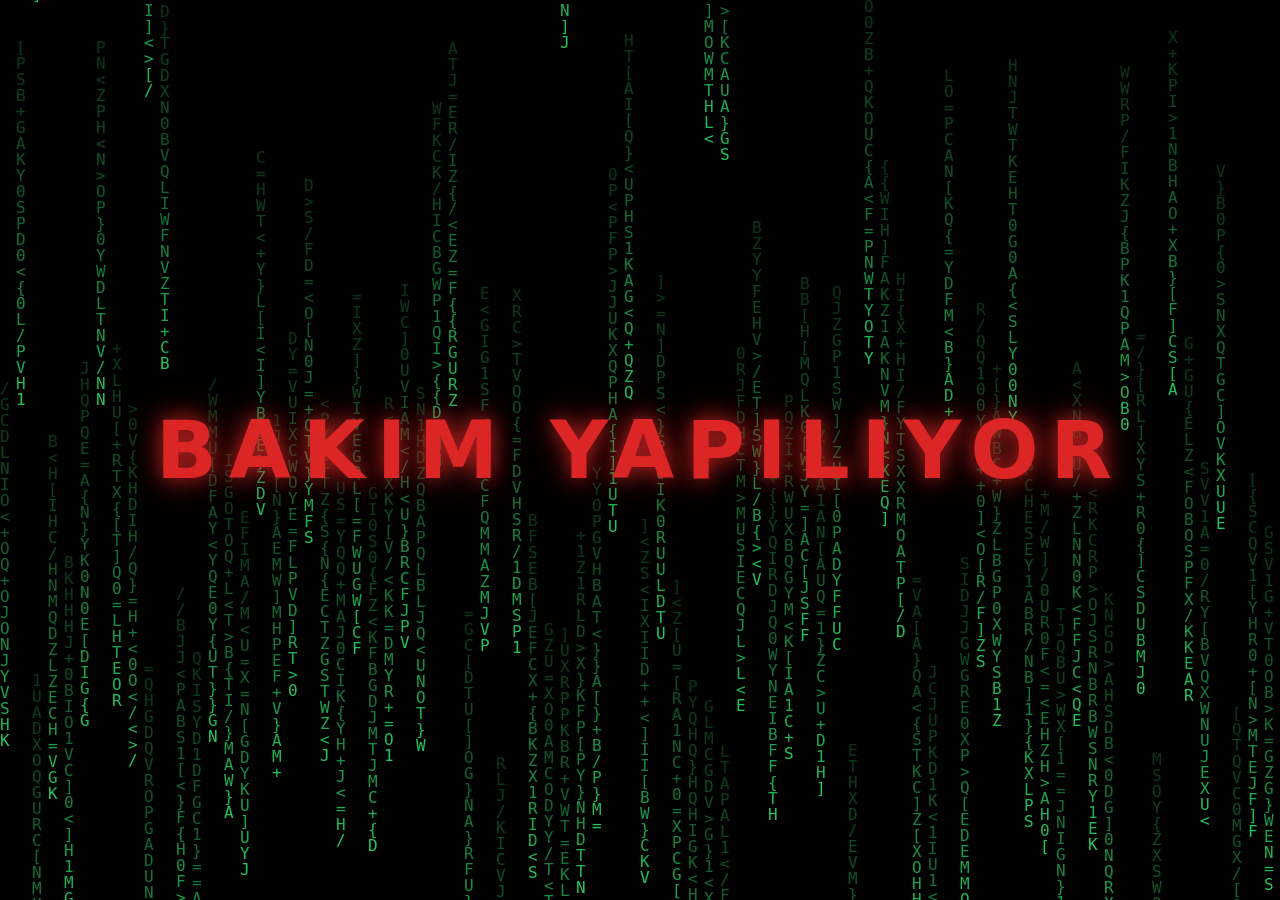
<file: index.html>
<!DOCTYPE html>
<html lang="tr">
<head>
  <meta charset="UTF-8" />
  <meta name="viewport" content="width=device-width, initial-scale=1.0" />
  <title>Bakımda</title>
  <style>
    * { margin: 0; padding: 0; box-sizing: border-box; }
    html, body { width: 100%; height: 100%; overflow: hidden; background: #000; }
    #canvas { position: fixed; top: 0; left: 0; width: 100%; height: 100%; z-index: 0; }
    .overlay {
      position: fixed; top: 0; left: 0; width: 100%; height: 100%;
      z-index: 1;
      display: flex; flex-direction: column; align-items: center; justify-content: center;
      text-align: center; pointer-events: none;
    }
    .overlay h1 {
      font-family: system-ui, sans-serif;
      font-size: clamp(2.5rem, 8vw, 5rem);
      font-weight: 800;
      color: #dc2626;
      text-shadow: 0 0 20px rgba(220,38,38,0.8), 0 0 40px rgba(220,38,38,0.5);
      letter-spacing: 0.15em;
    }
  </style>
</head>
<body>
  <canvas id="canvas"></canvas>
  <div class="overlay"><h1>BAKIM YAPILIYOR</h1></div>
  <script>
    var c = document.getElementById("canvas");
    var ctx = c.getContext("2d");
    function resize() { c.width = window.innerWidth; c.height = window.innerHeight; }
    window.onresize = resize;
    resize();
    var chars = "01ABCDEFGHIJKLMNOPQRSTUVWXYZ<>/{}[]=+";
    var f = 16;
    var cols = Math.floor(c.width / f);
    var drops = [];
    for (var i = 0; i < cols; i++) drops[i] = Math.random() * 50;
    function draw() {
      ctx.fillStyle = "rgba(0,0,0,0.06)";
      ctx.fillRect(0, 0, c.width, c.height);
      ctx.fillStyle = "#22c55e";
      ctx.font = f + "px monospace";
      for (var i = 0; i < drops.length; i++) {
        var t = chars[Math.floor(Math.random() * chars.length)];
        ctx.fillText(t, i * f, drops[i] * f);
        if (drops[i] * f > c.height && Math.random() > 0.97) drops[i] = 0;
        else drops[i]++;
      }
    }
    setInterval(draw, 45);
  </script>
</body>
</html>
</file>
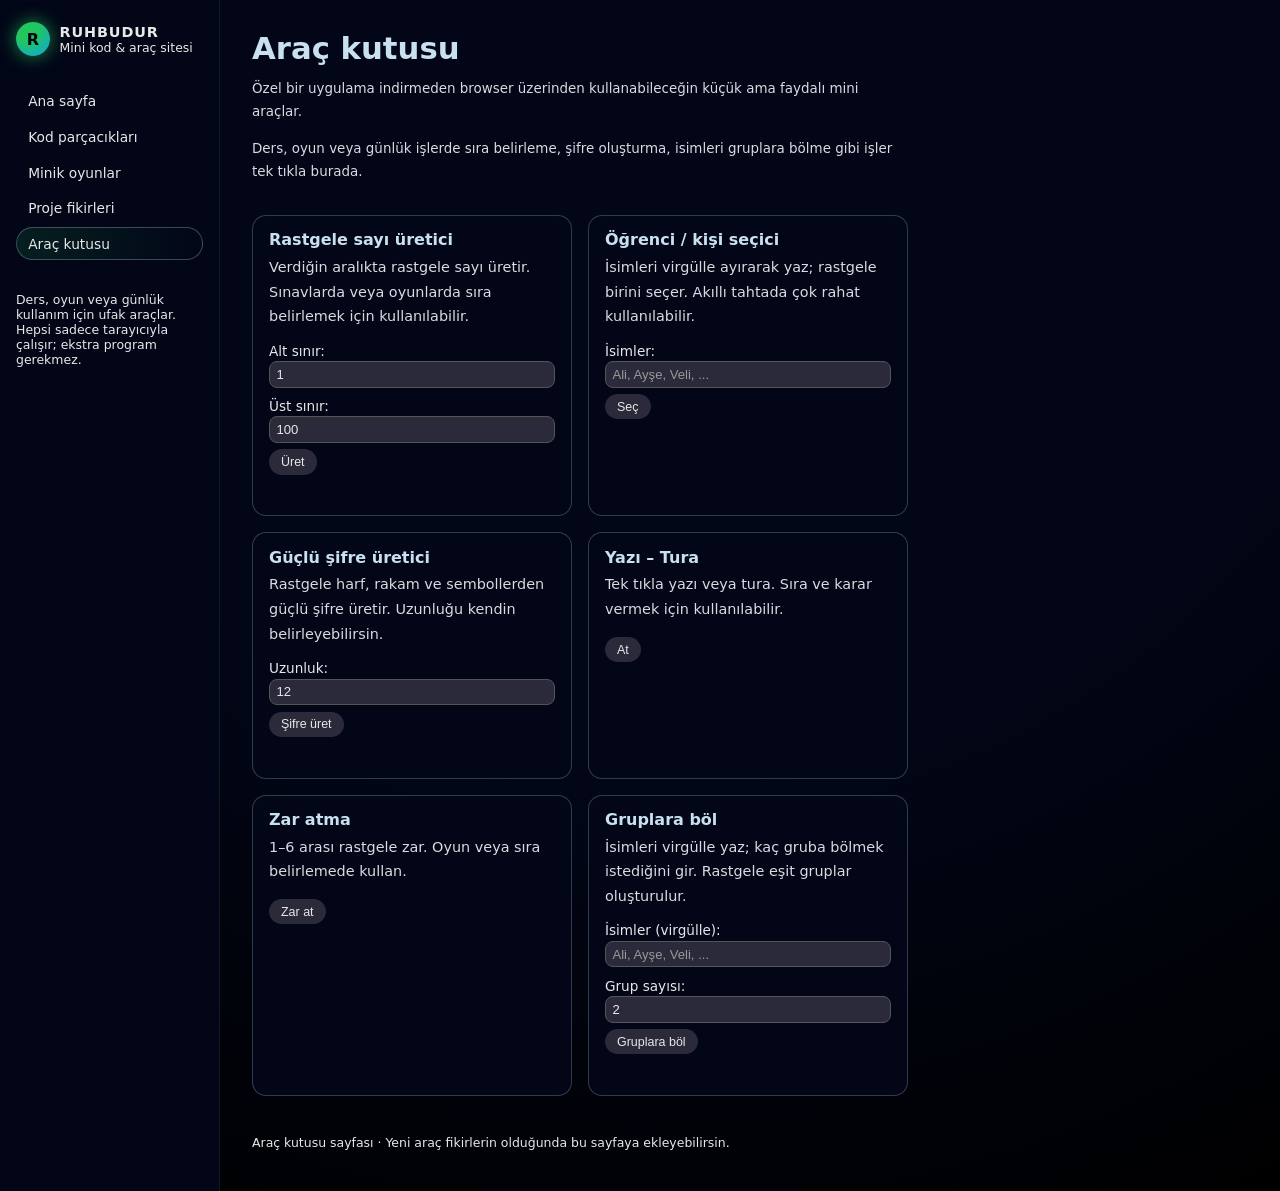
<file: arac-kutusu.html>
<!DOCTYPE html>
<html lang="tr">
<head>
  <meta charset="UTF-8" />
  <title>Araç kutusu · RUHBUDUR</title>
  <meta name="viewport" content="width=device-width, initial-scale=1.0" />
  <link rel="stylesheet" href="style.css" />
</head>
<body>
  <div class="layout">
    <aside class="sidebar">
      <div>
        <div class="logo-block">
          <div class="logo-circle">R</div>
          <div class="logo-text">
            <span>RUHBUDUR</span>
            <span>Mini kod & araç sitesi</span>
          </div>
        </div>
        <nav class="nav">
          <a href="index.html">Ana sayfa</a>
          <a href="kod-parcaciklari.html">Kod parçacıkları</a>
          <a href="minik-oyunlar.html">Minik oyunlar</a>
          <a href="proje-fikirleri.html">Proje fikirleri</a>
          <a href="arac-kutusu.html" class="active">Araç kutusu</a>
        </nav>
      </div>
      <div class="sidebar-footer">
        Ders, oyun veya günlük kullanım için ufak araçlar.
        Hepsi sadece tarayıcıyla çalışır; ekstra program gerekmez.
      </div>
    </aside>

    <main class="content">
      <section class="section">
        <h1>Araç kutusu</h1>
        <p class="tagline">
          Özel bir uygulama indirmeden browser üzerinden kullanabileceğin
          küçük ama faydalı mini araçlar.
        </p>
        <p class="tagline">
          Ders, oyun veya günlük işlerde sıra belirleme, şifre oluşturma,
          isimleri gruplara bölme gibi işler tek tıkla burada.
        </p>
      </section>

      <section class="section">
        <div class="tool-grid">
          <div class="tool-card">
            <h3>Rastgele sayı üretici</h3>
            <p>
              Verdiğin aralıkta rastgele sayı üretir. Sınavlarda veya
              oyunlarda sıra belirlemek için kullanılabilir.
            </p>
            <label>Alt sınır:</label>
            <input id="rand-min" type="number" value="1" />
            <label>Üst sınır:</label>
            <input id="rand-max" type="number" value="100" />
            <button class="btn-small" id="rand-btn">Üret</button>
            <div class="tool-output" id="rand-out"></div>
          </div>

          <div class="tool-card">
            <h3>Öğrenci / kişi seçici</h3>
            <p>
              İsimleri virgülle ayırarak yaz; rastgele birini seçer.
              Akıllı tahtada çok rahat kullanılabilir.
            </p>
            <label>İsimler:</label>
            <input id="picker-input" type="text" placeholder="Ali, Ayşe, Veli, ..." />
            <button class="btn-small" id="picker-btn">Seç</button>
            <div class="tool-output" id="picker-out"></div>
          </div>

          <div class="tool-card">
            <h3>Güçlü şifre üretici</h3>
            <p>
              Rastgele harf, rakam ve sembollerden güçlü şifre üretir.
              Uzunluğu kendin belirleyebilirsin.
            </p>
            <label>Uzunluk:</label>
            <input id="pw-length" type="number" value="12" min="6" max="40" />
            <button class="btn-small" id="pw-btn">Şifre üret</button>
            <div class="tool-output" id="pw-out"></div>
          </div>

          <div class="tool-card">
            <h3>Yazı – Tura</h3>
            <p>
              Tek tıkla yazı veya tura. Sıra ve karar vermek için kullanılabilir.
            </p>
            <button class="btn-small" id="arac-yt-btn">At</button>
            <div class="tool-output" id="arac-yt-out"></div>
          </div>

          <div class="tool-card">
            <h3>Zar atma</h3>
            <p>
              1–6 arası rastgele zar. Oyun veya sıra belirlemede kullan.
            </p>
            <button class="btn-small" id="arac-dice-btn">Zar at</button>
            <div class="tool-output" id="arac-dice-out"></div>
          </div>

          <div class="tool-card">
            <h3>Gruplara böl</h3>
            <p>
              İsimleri virgülle yaz; kaç gruba bölmek istediğini gir.
              Rastgele eşit gruplar oluşturulur.
            </p>
            <label>İsimler (virgülle):</label>
            <input id="group-names" type="text" placeholder="Ali, Ayşe, Veli, ..." />
            <label>Grup sayısı:</label>
            <input id="group-count" type="number" value="2" min="2" max="20" />
            <button class="btn-small" id="group-btn">Gruplara böl</button>
            <div class="tool-output" id="group-out"></div>
          </div>
        </div>
      </section>

      <footer>
        Araç kutusu sayfası · Yeni araç fikirlerin olduğunda bu sayfaya ekleyebilirsin.
      </footer>
    </main>
  </div>
  <script src="script-common.js" type="module"></script>
  <script>
    // Rastgele sayı
    document.getElementById("rand-btn").addEventListener("click", () => {
      const min = Number(document.getElementById("rand-min").value) || 0;
      const max = Number(document.getElementById("rand-max").value) || 0;
      const out = document.getElementById("rand-out");
      if (max <= min) {
        out.style.color = "#f97316";
        out.textContent = "Üst sınır alt sınırdan büyük olmalı.";
        return;
      }
      const n = Math.floor(Math.random() * (max - min + 1)) + min;
      out.style.color = "#22c55e";
      out.textContent = "Sonuç: " + n;
    });

    // Öğrenci seçici
    document.getElementById("picker-btn").addEventListener("click", () => {
      const val = document.getElementById("picker-input").value;
      const out = document.getElementById("picker-out");
      const names = val.split(",").map(x => x.trim()).filter(Boolean);
      if (!names.length) {
        out.style.color = "#f97316";
        out.textContent = "Önce birkaç isim yaz.";
        return;
      }
      const pick = names[Math.floor(Math.random() * names.length)];
      out.style.color = "#22c55e";
      out.textContent = "Seçilen: " + pick;
    });

    // Şifre üretici
    const chars = "abcdefghijklmnopqrstuvwxyzABCDEFGHIJKLMNOPQRSTUVWXYZ0123456789!@#$%^&*()-_=+?";
    document.getElementById("pw-btn").addEventListener("click", () => {
      let len = Number(document.getElementById("pw-length").value) || 12;
      if (len < 6) len = 6;
      if (len > 40) len = 40;
      let pw = "";
      for (let i = 0; i < len; i++) {
        pw += chars[Math.floor(Math.random() * chars.length)];
      }
      const out = document.getElementById("pw-out");
      out.style.color = "#22c55e";
      out.textContent = pw;
    });

    // Yazı – tura
    const aracYtBtn = document.getElementById("arac-yt-btn");
    const aracYtOut = document.getElementById("arac-yt-out");
    if (aracYtBtn && aracYtOut) {
      aracYtBtn.addEventListener("click", () => {
        aracYtOut.textContent = Math.random() < 0.5 ? "Yazı" : "Tura";
        aracYtOut.style.color = "#22c55e";
      });
    }

    // Zar
    const aracDiceBtn = document.getElementById("arac-dice-btn");
    const aracDiceOut = document.getElementById("arac-dice-out");
    if (aracDiceBtn && aracDiceOut) {
      aracDiceBtn.addEventListener("click", () => {
        const z = Math.floor(Math.random() * 6) + 1;
        aracDiceOut.textContent = "Zar: " + z;
        aracDiceOut.style.color = "#22c55e";
      });
    }

    // Gruplara böl
    const groupBtn = document.getElementById("group-btn");
    const groupOut = document.getElementById("group-out");
    if (groupBtn && groupOut) {
      groupBtn.addEventListener("click", () => {
        const names = document.getElementById("group-names").value.split(",").map(x => x.trim()).filter(Boolean);
        let n = Number(document.getElementById("group-count").value) || 2;
        if (n < 2) n = 2;
        if (n > 20) n = 20;
        if (!names.length) {
          groupOut.style.color = "#f97316";
          groupOut.textContent = "Önce isimleri virgülle yaz.";
          return;
        }
        const shuffled = names.slice().sort(() => Math.random() - 0.5);
        const groups = Array.from({ length: n }, () => []);
        shuffled.forEach((name, i) => groups[i % n].push(name));
        const text = groups.map((g, i) => "Grup " + (i + 1) + ": " + g.join(", ")).join(" · ");
        groupOut.style.color = "#22c55e";
        groupOut.textContent = text;
      });
    }
  </script>
</body>
</html>
</file>
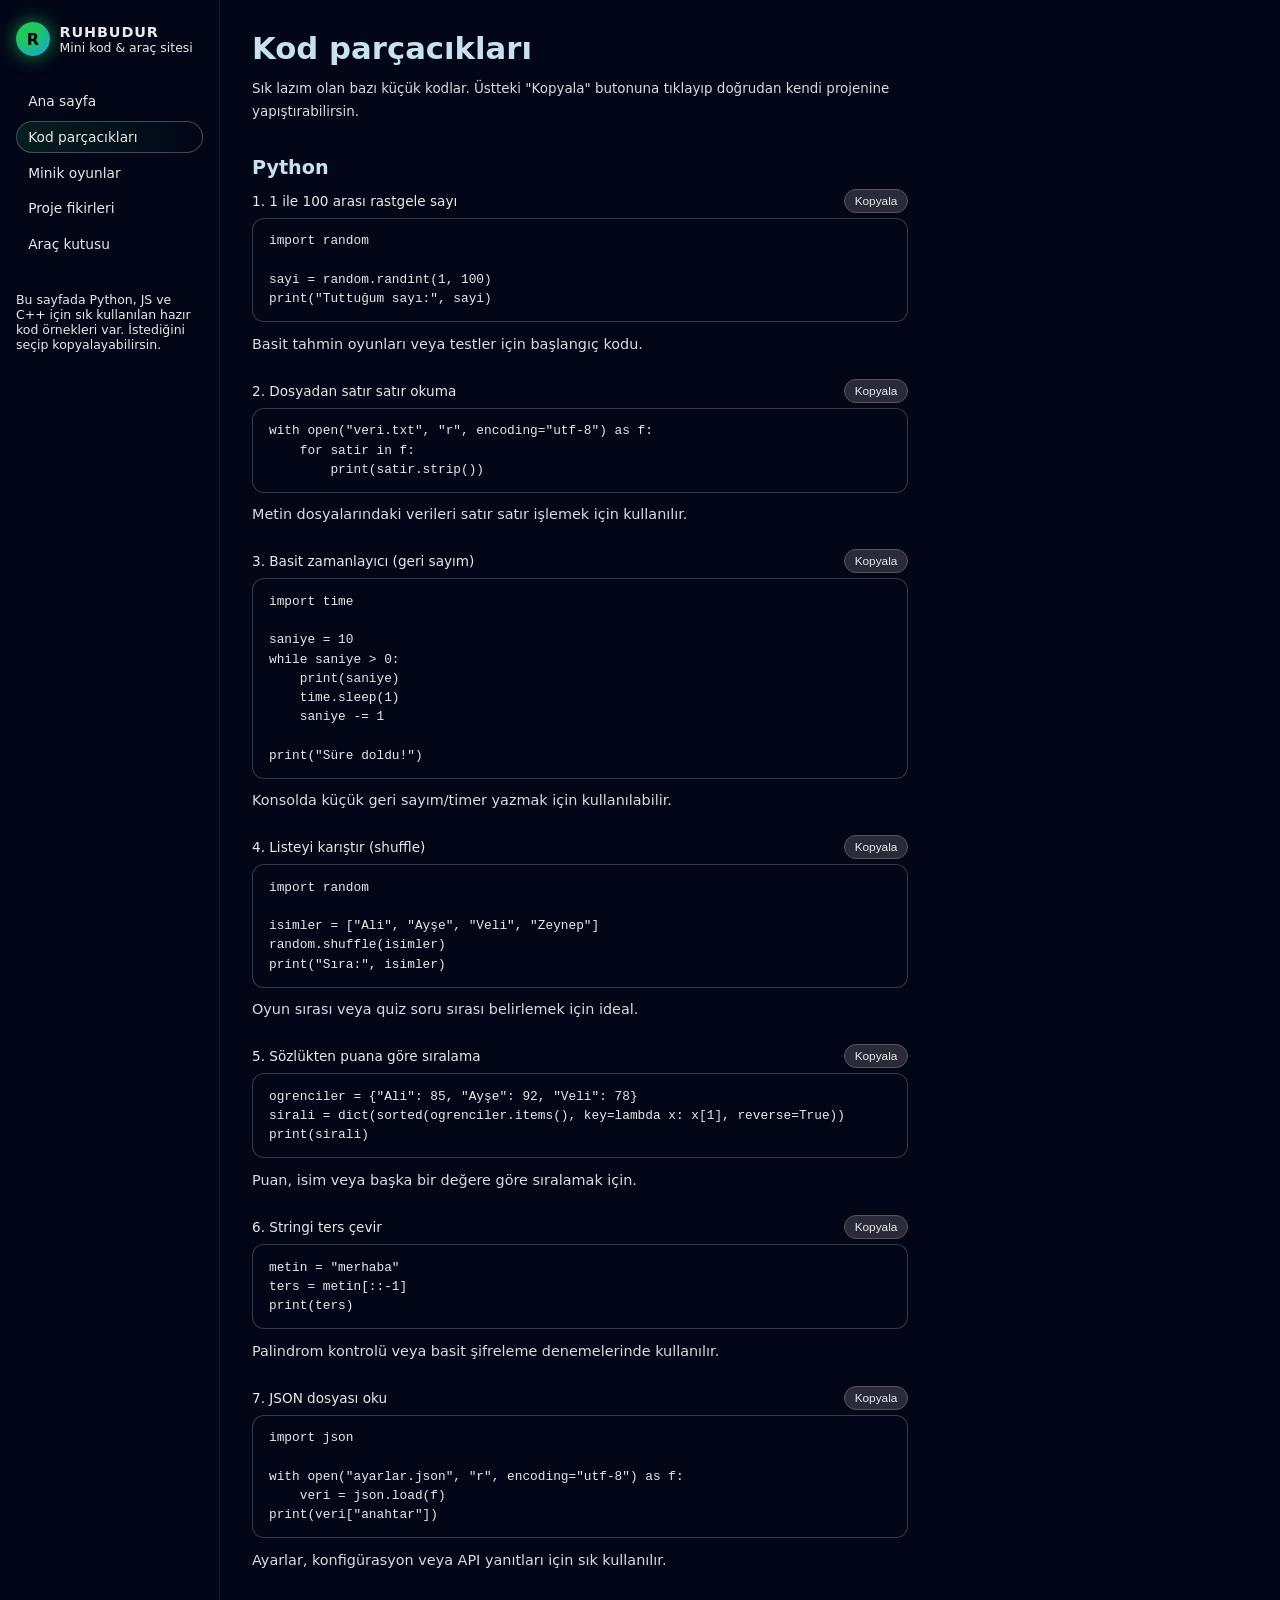
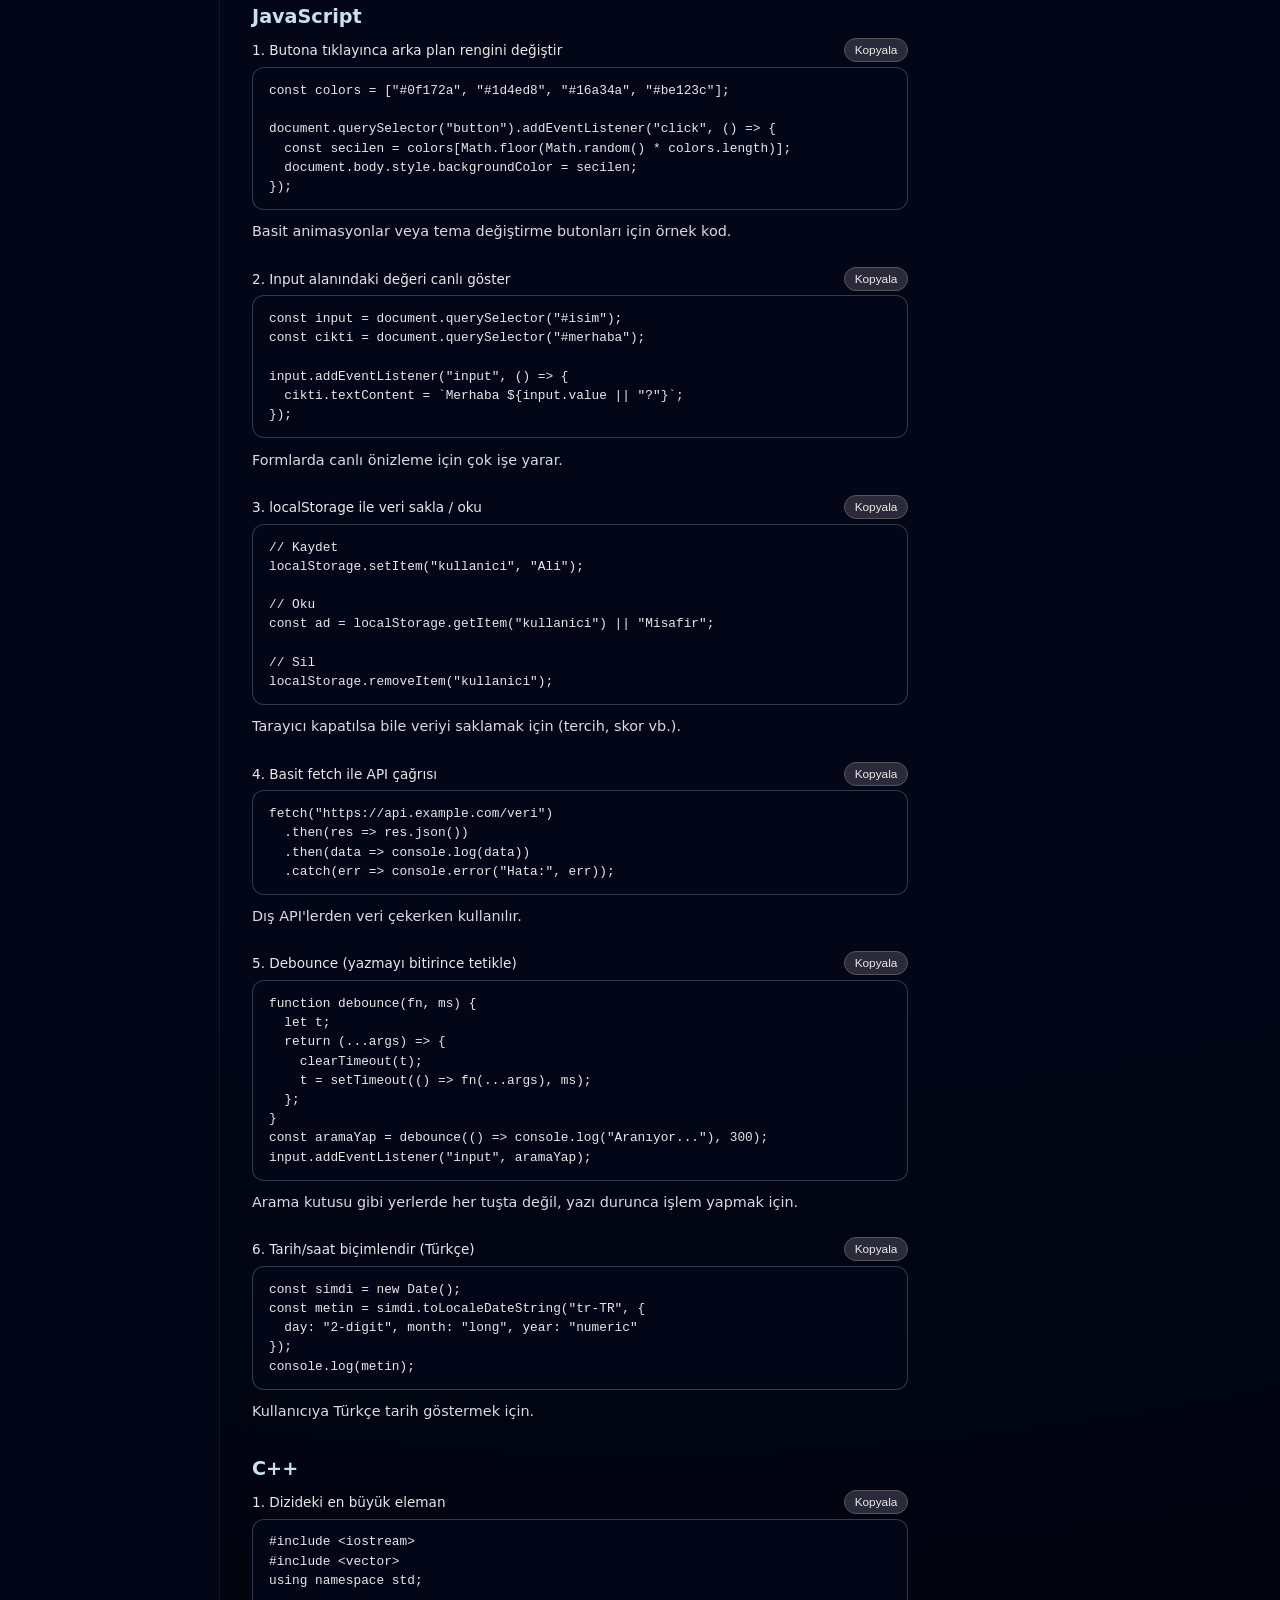
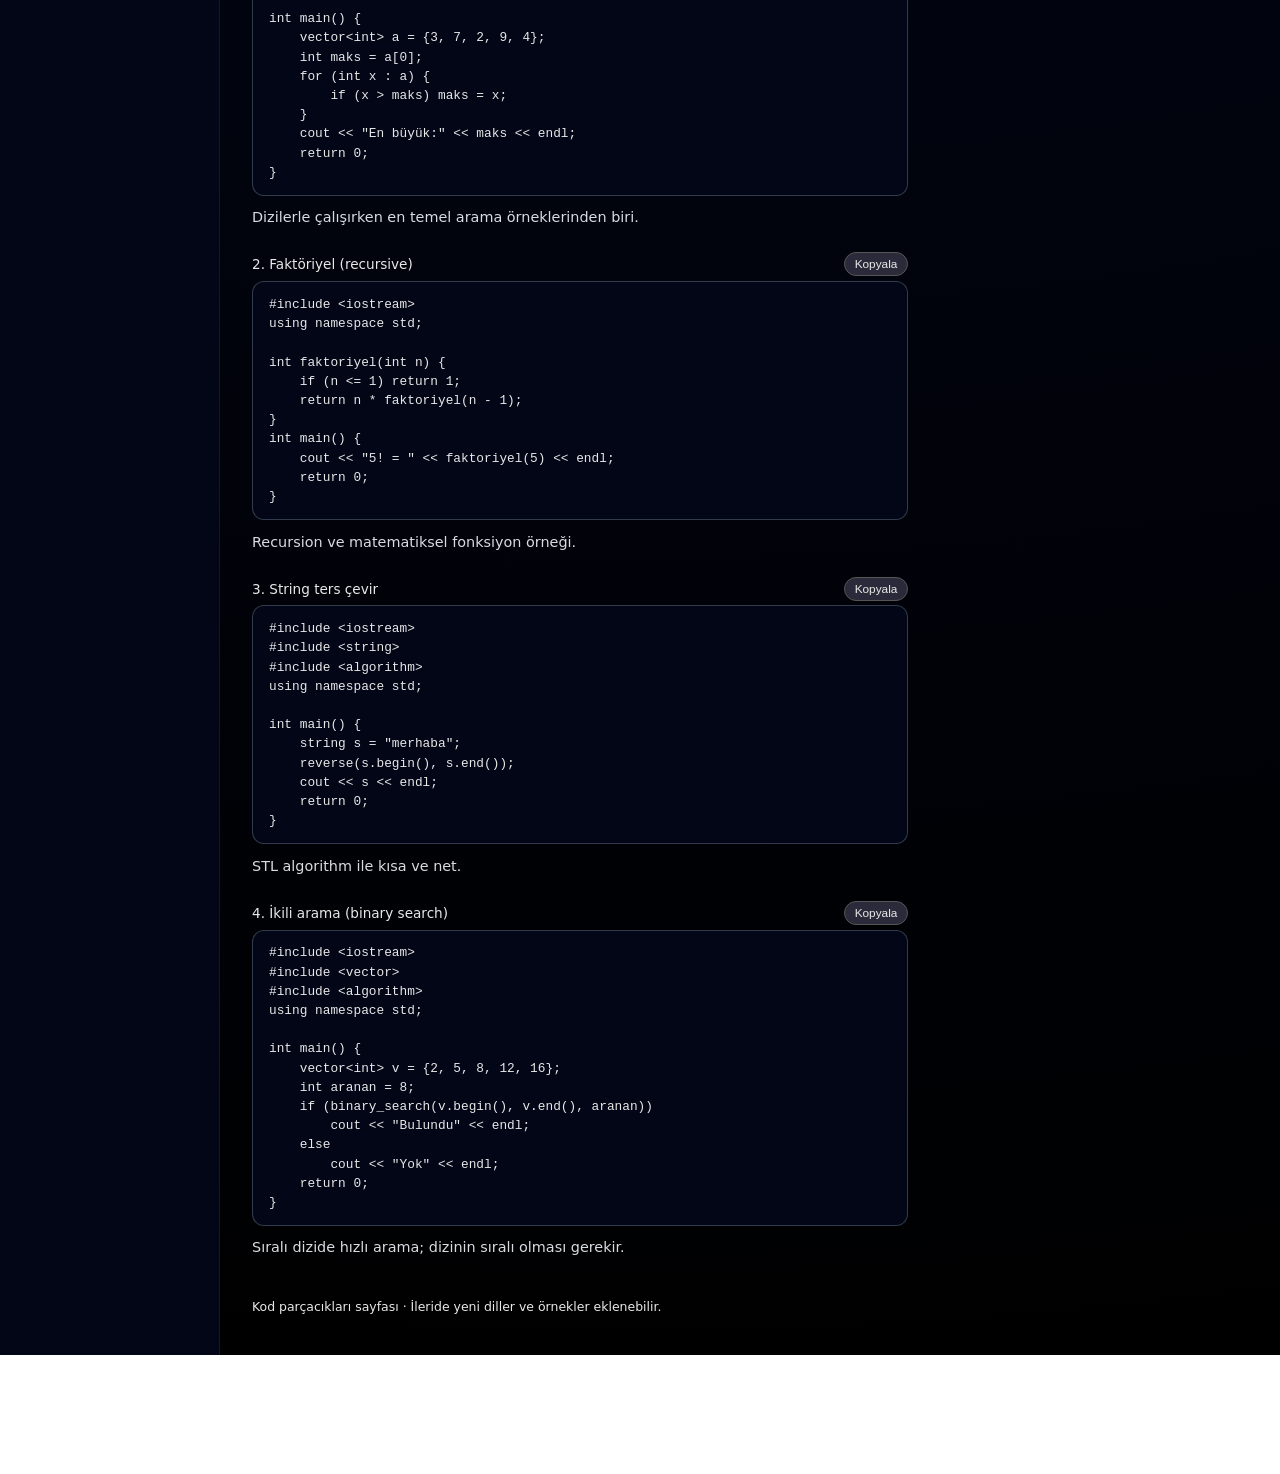
<file: kod-parcaciklari.html>
<!DOCTYPE html>
<html lang="tr">
<head>
  <meta charset="UTF-8" />
  <title>Kod parçacıkları · RUHBUDUR</title>
  <meta name="viewport" content="width=device-width, initial-scale=1.0" />
  <link rel="stylesheet" href="style.css" />
</head>
<body>
  <div class="layout">
    <aside class="sidebar">
      <div>
        <div class="logo-block">
          <div class="logo-circle">R</div>
          <div class="logo-text">
            <span>RUHBUDUR</span>
            <span>Mini kod & araç sitesi</span>
          </div>
        </div>
        <nav class="nav">
          <a href="index.html">Ana sayfa</a>
          <a href="kod-parcaciklari.html" class="active">Kod parçacıkları</a>
          <a href="minik-oyunlar.html">Minik oyunlar</a>
          <a href="proje-fikirleri.html">Proje fikirleri</a>
          <a href="arac-kutusu.html">Araç kutusu</a>
        </nav>
      </div>
      <div class="sidebar-footer">
        Bu sayfada Python, JS ve C++ için sık kullanılan
        hazır kod örnekleri var. İstediğini seçip kopyalayabilirsin.
      </div>
    </aside>

    <main class="content">
      <section class="section">
        <h1>Kod parçacıkları</h1>
        <p class="tagline">
          Sık lazım olan bazı küçük kodlar. Üstteki "Kopyala"
          butonuna tıklayıp doğrudan kendi projenine yapıştırabilirsin.
        </p>
      </section>

      <section class="section">
        <h2>Python</h2>

        <article class="snippet">
          <div class="snippet-header">
            <div>1. 1 ile 100 arası rastgele sayı</div>
            <button class="btn-copy" data-copy-target="py-random">Kopyala</button>
          </div>
          <pre><code id="py-random">import random

sayi = random.randint(1, 100)
print("Tuttuğum sayı:", sayi)</code></pre>
          <p>Basit tahmin oyunları veya testler için başlangıç kodu.</p>
        </article>

        <article class="snippet">
          <div class="snippet-header">
            <div>2. Dosyadan satır satır okuma</div>
            <button class="btn-copy" data-copy-target="py-file">Kopyala</button>
          </div>
          <pre><code id="py-file">with open("veri.txt", "r", encoding="utf-8") as f:
    for satir in f:
        print(satir.strip())</code></pre>
          <p>Metin dosyalarındaki verileri satır satır işlemek için kullanılır.</p>
        </article>

        <article class="snippet">
          <div class="snippet-header">
            <div>3. Basit zamanlayıcı (geri sayım)</div>
            <button class="btn-copy" data-copy-target="py-timer">Kopyala</button>
          </div>
          <pre><code id="py-timer">import time

saniye = 10
while saniye > 0:
    print(saniye)
    time.sleep(1)
    saniye -= 1

print("Süre doldu!")</code></pre>
          <p>Konsolda küçük geri sayım/timer yazmak için kullanılabilir.</p>
        </article>

        <article class="snippet">
          <div class="snippet-header">
            <div>4. Listeyi karıştır (shuffle)</div>
            <button class="btn-copy" data-copy-target="py-shuffle">Kopyala</button>
          </div>
          <pre><code id="py-shuffle">import random

isimler = ["Ali", "Ayşe", "Veli", "Zeynep"]
random.shuffle(isimler)
print("Sıra:", isimler)</code></pre>
          <p>Oyun sırası veya quiz soru sırası belirlemek için ideal.</p>
        </article>

        <article class="snippet">
          <div class="snippet-header">
            <div>5. Sözlükten puana göre sıralama</div>
            <button class="btn-copy" data-copy-target="py-dict-sort">Kopyala</button>
          </div>
          <pre><code id="py-dict-sort">ogrenciler = {"Ali": 85, "Ayşe": 92, "Veli": 78}
sirali = dict(sorted(ogrenciler.items(), key=lambda x: x[1], reverse=True))
print(sirali)</code></pre>
          <p>Puan, isim veya başka bir değere göre sıralamak için.</p>
        </article>

        <article class="snippet">
          <div class="snippet-header">
            <div>6. Stringi ters çevir</div>
            <button class="btn-copy" data-copy-target="py-reverse">Kopyala</button>
          </div>
          <pre><code id="py-reverse">metin = "merhaba"
ters = metin[::-1]
print(ters)</code></pre>
          <p>Palindrom kontrolü veya basit şifreleme denemelerinde kullanılır.</p>
        </article>

        <article class="snippet">
          <div class="snippet-header">
            <div>7. JSON dosyası oku</div>
            <button class="btn-copy" data-copy-target="py-json">Kopyala</button>
          </div>
          <pre><code id="py-json">import json

with open("ayarlar.json", "r", encoding="utf-8") as f:
    veri = json.load(f)
print(veri["anahtar"])</code></pre>
          <p>Ayarlar, konfigürasyon veya API yanıtları için sık kullanılır.</p>
        </article>
      </section>

      <section class="section">
        <h2>JavaScript</h2>

        <article class="snippet">
          <div class="snippet-header">
            <div>1. Butona tıklayınca arka plan rengini değiştir</div>
            <button class="btn-copy" data-copy-target="js-bg">Kopyala</button>
          </div>
          <pre><code id="js-bg">const colors = ["#0f172a", "#1d4ed8", "#16a34a", "#be123c"];

document.querySelector("button").addEventListener("click", () => {
  const secilen = colors[Math.floor(Math.random() * colors.length)];
  document.body.style.backgroundColor = secilen;
});</code></pre>
          <p>Basit animasyonlar veya tema değiştirme butonları için örnek kod.</p>
        </article>

        <article class="snippet">
          <div class="snippet-header">
            <div>2. Input alanındaki değeri canlı göster</div>
            <button class="btn-copy" data-copy-target="js-live">Kopyala</button>
          </div>
          <pre><code id="js-live">const input = document.querySelector("#isim");
const cikti = document.querySelector("#merhaba");

input.addEventListener("input", () => {
  cikti.textContent = `Merhaba ${input.value || "?"}`;
});</code></pre>
          <p>Formlarda canlı önizleme için çok işe yarar.</p>
        </article>

        <article class="snippet">
          <div class="snippet-header">
            <div>3. localStorage ile veri sakla / oku</div>
            <button class="btn-copy" data-copy-target="js-storage">Kopyala</button>
          </div>
          <pre><code id="js-storage">// Kaydet
localStorage.setItem("kullanici", "Ali");

// Oku
const ad = localStorage.getItem("kullanici") || "Misafir";

// Sil
localStorage.removeItem("kullanici");</code></pre>
          <p>Tarayıcı kapatılsa bile veriyi saklamak için (tercih, skor vb.).</p>
        </article>

        <article class="snippet">
          <div class="snippet-header">
            <div>4. Basit fetch ile API çağrısı</div>
            <button class="btn-copy" data-copy-target="js-fetch">Kopyala</button>
          </div>
          <pre><code id="js-fetch">fetch("https://api.example.com/veri")
  .then(res => res.json())
  .then(data => console.log(data))
  .catch(err => console.error("Hata:", err));</code></pre>
          <p>Dış API'lerden veri çekerken kullanılır.</p>
        </article>

        <article class="snippet">
          <div class="snippet-header">
            <div>5. Debounce (yazmayı bitirince tetikle)</div>
            <button class="btn-copy" data-copy-target="js-debounce">Kopyala</button>
          </div>
          <pre><code id="js-debounce">function debounce(fn, ms) {
  let t;
  return (...args) => {
    clearTimeout(t);
    t = setTimeout(() => fn(...args), ms);
  };
}
const aramaYap = debounce(() => console.log("Aranıyor..."), 300);
input.addEventListener("input", aramaYap);</code></pre>
          <p>Arama kutusu gibi yerlerde her tuşta değil, yazı durunca işlem yapmak için.</p>
        </article>

        <article class="snippet">
          <div class="snippet-header">
            <div>6. Tarih/saat biçimlendir (Türkçe)</div>
            <button class="btn-copy" data-copy-target="js-date">Kopyala</button>
          </div>
          <pre><code id="js-date">const simdi = new Date();
const metin = simdi.toLocaleDateString("tr-TR", {
  day: "2-digit", month: "long", year: "numeric"
});
console.log(metin);</code></pre>
          <p>Kullanıcıya Türkçe tarih göstermek için.</p>
        </article>
      </section>

      <section class="section">
        <h2>C++</h2>

        <article class="snippet">
          <div class="snippet-header">
            <div>1. Dizideki en büyük eleman</div>
            <button class="btn-copy" data-copy-target="cpp-max">Kopyala</button>
          </div>
          <pre><code id="cpp-max">#include &lt;iostream&gt;
#include &lt;vector&gt;
using namespace std;

int main() {
    vector&lt;int&gt; a = {3, 7, 2, 9, 4};
    int maks = a[0];
    for (int x : a) {
        if (x &gt; maks) maks = x;
    }
    cout &lt;&lt; "En büyük:" &lt;&lt; maks &lt;&lt; endl;
    return 0;
}</code></pre>
          <p>Dizilerle çalışırken en temel arama örneklerinden biri.</p>
        </article>

        <article class="snippet">
          <div class="snippet-header">
            <div>2. Faktöriyel (recursive)</div>
            <button class="btn-copy" data-copy-target="cpp-fact">Kopyala</button>
          </div>
          <pre><code id="cpp-fact">#include &lt;iostream&gt;
using namespace std;

int faktoriyel(int n) {
    if (n &lt;= 1) return 1;
    return n * faktoriyel(n - 1);
}
int main() {
    cout &lt;&lt; "5! = " &lt;&lt; faktoriyel(5) &lt;&lt; endl;
    return 0;
}</code></pre>
          <p>Recursion ve matematiksel fonksiyon örneği.</p>
        </article>

        <article class="snippet">
          <div class="snippet-header">
            <div>3. String ters çevir</div>
            <button class="btn-copy" data-copy-target="cpp-reverse">Kopyala</button>
          </div>
          <pre><code id="cpp-reverse">#include &lt;iostream&gt;
#include &lt;string&gt;
#include &lt;algorithm&gt;
using namespace std;

int main() {
    string s = "merhaba";
    reverse(s.begin(), s.end());
    cout &lt;&lt; s &lt;&lt; endl;
    return 0;
}</code></pre>
          <p>STL algorithm ile kısa ve net.</p>
        </article>

        <article class="snippet">
          <div class="snippet-header">
            <div>4. İkili arama (binary search)</div>
            <button class="btn-copy" data-copy-target="cpp-binary">Kopyala</button>
          </div>
          <pre><code id="cpp-binary">#include &lt;iostream&gt;
#include &lt;vector&gt;
#include &lt;algorithm&gt;
using namespace std;

int main() {
    vector&lt;int&gt; v = {2, 5, 8, 12, 16};
    int aranan = 8;
    if (binary_search(v.begin(), v.end(), aranan))
        cout &lt;&lt; "Bulundu" &lt;&lt; endl;
    else
        cout &lt;&lt; "Yok" &lt;&lt; endl;
    return 0;
}</code></pre>
          <p>Sıralı dizide hızlı arama; dizinin sıralı olması gerekir.</p>
        </article>
      </section>

      <footer>
        Kod parçacıkları sayfası · İleride yeni diller ve örnekler eklenebilir.
      </footer>
    </main>
  </div>
  <script src="script-common.js" type="module"></script>
</body>
</html>
</file>
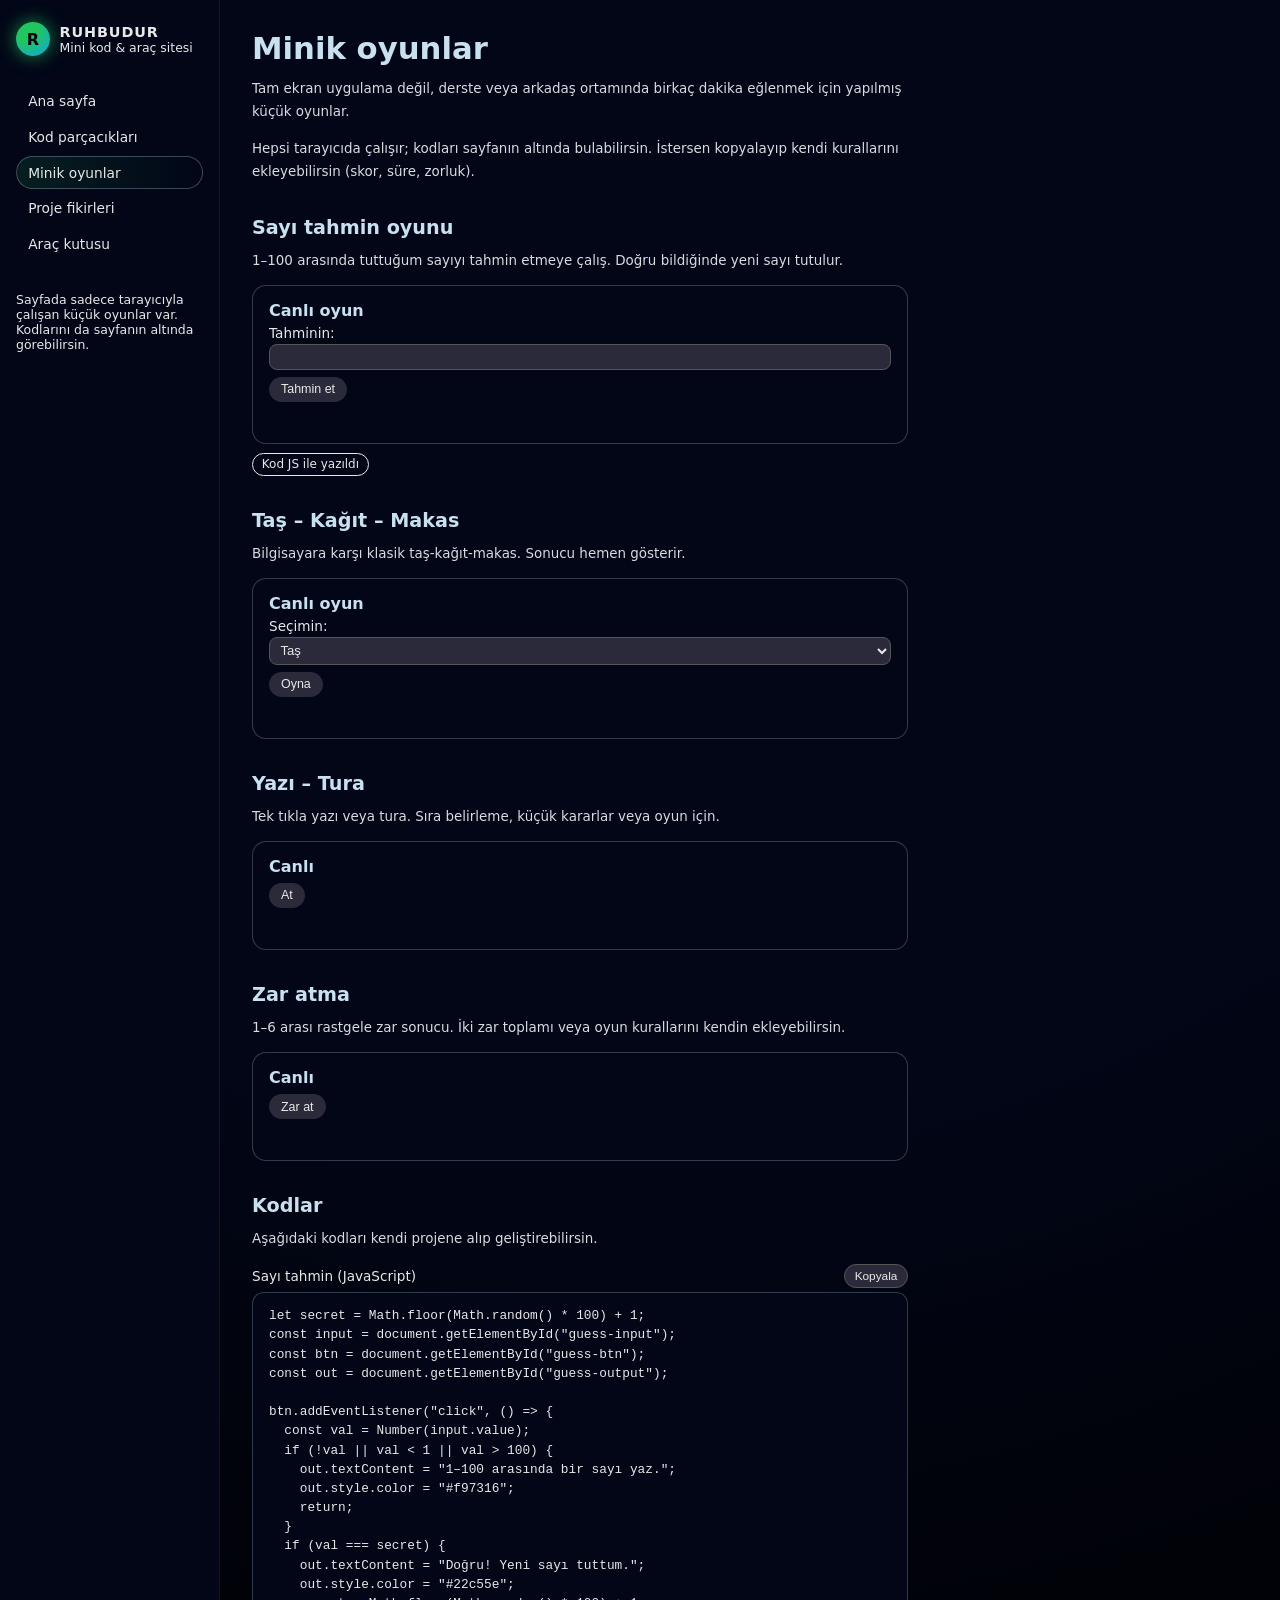
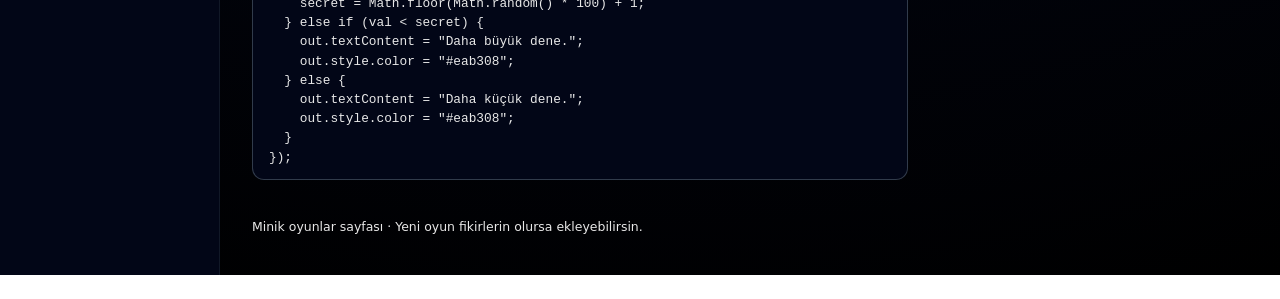
<file: minik-oyunlar.html>
<!DOCTYPE html>
<html lang="tr">
<head>
  <meta charset="UTF-8" />
  <title>Minik oyunlar · RUHBUDUR</title>
  <meta name="viewport" content="width=device-width, initial-scale=1.0" />
  <link rel="stylesheet" href="style.css" />
</head>
<body>
  <div class="layout">
    <aside class="sidebar">
      <div>
        <div class="logo-block">
          <div class="logo-circle">R</div>
          <div class="logo-text">
            <span>RUHBUDUR</span>
            <span>Mini kod & araç sitesi</span>
          </div>
        </div>
        <nav class="nav">
          <a href="index.html">Ana sayfa</a>
          <a href="kod-parcaciklari.html">Kod parçacıkları</a>
          <a href="minik-oyunlar.html" class="active">Minik oyunlar</a>
          <a href="proje-fikirleri.html">Proje fikirleri</a>
          <a href="arac-kutusu.html">Araç kutusu</a>
        </nav>
      </div>
      <div class="sidebar-footer">
        Sayfada sadece tarayıcıyla çalışan küçük oyunlar var.
        Kodlarını da sayfanın altında görebilirsin.
      </div>
    </aside>

    <main class="content">
      <section class="section">
        <h1>Minik oyunlar</h1>
        <p class="tagline">
          Tam ekran uygulama değil, derste veya arkadaş ortamında
          birkaç dakika eğlenmek için yapılmış küçük oyunlar.
        </p>
        <p class="tagline">
          Hepsi tarayıcıda çalışır; kodları sayfanın altında bulabilirsin.
          İstersen kopyalayıp kendi kurallarını ekleyebilirsin (skor, süre, zorluk).
        </p>
      </section>

      <section class="section">
        <h2>Sayı tahmin oyunu</h2>
        <p class="tagline">
          1–100 arasında tuttuğum sayıyı tahmin etmeye çalış. Doğru bildiğinde
          yeni sayı tutulur.
        </p>
        <div class="tool-card">
          <h3>Canlı oyun</h3>
          <label for="guess-input">Tahminin:</label>
          <input id="guess-input" type="number" min="1" max="100" />
          <button class="btn-small" id="guess-btn">Tahmin et</button>
          <div class="tool-output" id="guess-output"></div>
        </div>
        <div class="mt-small">
          <span class="badge blue">Kod JS ile yazıldı</span>
        </div>
      </section>

      <section class="section">
        <h2>Taş – Kağıt – Makas</h2>
        <p class="tagline">
          Bilgisayara karşı klasik taş-kağıt-makas. Sonucu hemen gösterir.
        </p>
        <div class="tool-card">
          <h3>Canlı oyun</h3>
          <label>Seçimin:</label>
          <select id="rps-select">
            <option value="tas">Taş</option>
            <option value="kagit">Kağıt</option>
            <option value="makas">Makas</option>
          </select>
          <button class="btn-small" id="rps-btn">Oyna</button>
          <div class="tool-output" id="rps-output"></div>
        </div>
      </section>

      <section class="section">
        <h2>Yazı – Tura</h2>
        <p class="tagline">
          Tek tıkla yazı veya tura. Sıra belirleme, küçük kararlar veya oyun için.
        </p>
        <div class="tool-card">
          <h3>Canlı</h3>
          <button class="btn-small" id="yt-btn">At</button>
          <div class="tool-output" id="yt-output"></div>
        </div>
      </section>

      <section class="section">
        <h2>Zar atma</h2>
        <p class="tagline">
          1–6 arası rastgele zar sonucu. İki zar toplamı veya oyun kurallarını kendin ekleyebilirsin.
        </p>
        <div class="tool-card">
          <h3>Canlı</h3>
          <button class="btn-small" id="dice-btn">Zar at</button>
          <div class="tool-output" id="dice-output"></div>
        </div>
      </section>

      <section class="section">
        <h2>Kodlar</h2>
        <p class="tagline">
          Aşağıdaki kodları kendi projene alıp geliştirebilirsin.
        </p>

        <article class="snippet">
          <div class="snippet-header">
            <div>Sayı tahmin (JavaScript)</div>
            <button class="btn-copy" data-copy-target="js-guess">Kopyala</button>
          </div>
          <pre><code id="js-guess">let secret = Math.floor(Math.random() * 100) + 1;
const input = document.getElementById("guess-input");
const btn = document.getElementById("guess-btn");
const out = document.getElementById("guess-output");

btn.addEventListener("click", () => {
  const val = Number(input.value);
  if (!val || val &lt; 1 || val &gt; 100) {
    out.textContent = "1–100 arasında bir sayı yaz.";
    out.style.color = "#f97316";
    return;
  }
  if (val === secret) {
    out.textContent = "Doğru! Yeni sayı tuttum.";
    out.style.color = "#22c55e";
    secret = Math.floor(Math.random() * 100) + 1;
  } else if (val &lt; secret) {
    out.textContent = "Daha büyük dene.";
    out.style.color = "#eab308";
  } else {
    out.textContent = "Daha küçük dene.";
    out.style.color = "#eab308";
  }
});</code></pre>
        </article>

      </section>

      <footer>
        Minik oyunlar sayfası · Yeni oyun fikirlerin olursa ekleyebilirsin.
      </footer>
    </main>
  </div>
  <script src="script-common.js" type="module"></script>
  <script>
    // Sayı tahmin
    let secret = Math.floor(Math.random() * 100) + 1;
    const guessInput = document.getElementById("guess-input");
    const guessBtn = document.getElementById("guess-btn");
    const guessOut = document.getElementById("guess-output");
    guessBtn.addEventListener("click", () => {
      const val = Number(guessInput.value);
      if (!val || val < 1 || val > 100) {
        guessOut.textContent = "1–100 arasında bir sayı yaz.";
        guessOut.style.color = "#f97316";
        return;
      }
      if (val === secret) {
        guessOut.textContent = "Doğru! Yeni sayı tuttum.";
        guessOut.style.color = "#22c55e";
        secret = Math.floor(Math.random() * 100) + 1;
      } else if (val < secret) {
        guessOut.textContent = "Daha büyük dene.";
        guessOut.style.color = "#eab308";
      } else {
        guessOut.textContent = "Daha küçük dene.";
        guessOut.style.color = "#eab308";
      }
    });

    // Taş kağıt makas
    const rpsSelect = document.getElementById("rps-select");
    const rpsBtn = document.getElementById("rps-btn");
    const rpsOut = document.getElementById("rps-output");
    const rpsMap = { tas: "Taş", kagit: "Kağıt", makas: "Makas" };
    function rpsScore(player, bot) {
      if (player === bot) return "Berabere.";
      if (
        (player === "tas" && bot === "makas") ||
        (player === "kagit" && bot === "tas") ||
        (player === "makas" && bot === "kagit")
      ) return "Kazandın!";
      return "Kaybettin.";
    }
    rpsBtn.addEventListener("click", () => {
      const player = rpsSelect.value;
      const arr = ["tas", "kagit", "makas"];
      const bot = arr[Math.floor(Math.random() * arr.length)];
      const sonuc = rpsScore(player, bot);
      rpsOut.textContent = `Sen: ${rpsMap[player]} · Bot: ${rpsMap[bot]} → ${sonuc}`;
    });

    // Yazı – tura
    const ytBtn = document.getElementById("yt-btn");
    const ytOut = document.getElementById("yt-output");
    if (ytBtn && ytOut) {
      ytBtn.addEventListener("click", () => {
        ytOut.textContent = Math.random() < 0.5 ? "Yazı" : "Tura";
        ytOut.style.color = "#22c55e";
      });
    }

    // Zar
    const diceBtn = document.getElementById("dice-btn");
    const diceOut = document.getElementById("dice-output");
    if (diceBtn && diceOut) {
      diceBtn.addEventListener("click", () => {
        const z = Math.floor(Math.random() * 6) + 1;
        diceOut.textContent = "Zar: " + z;
        diceOut.style.color = "#22c55e";
      });
    }
  </script>
</body>
</html>
</file>
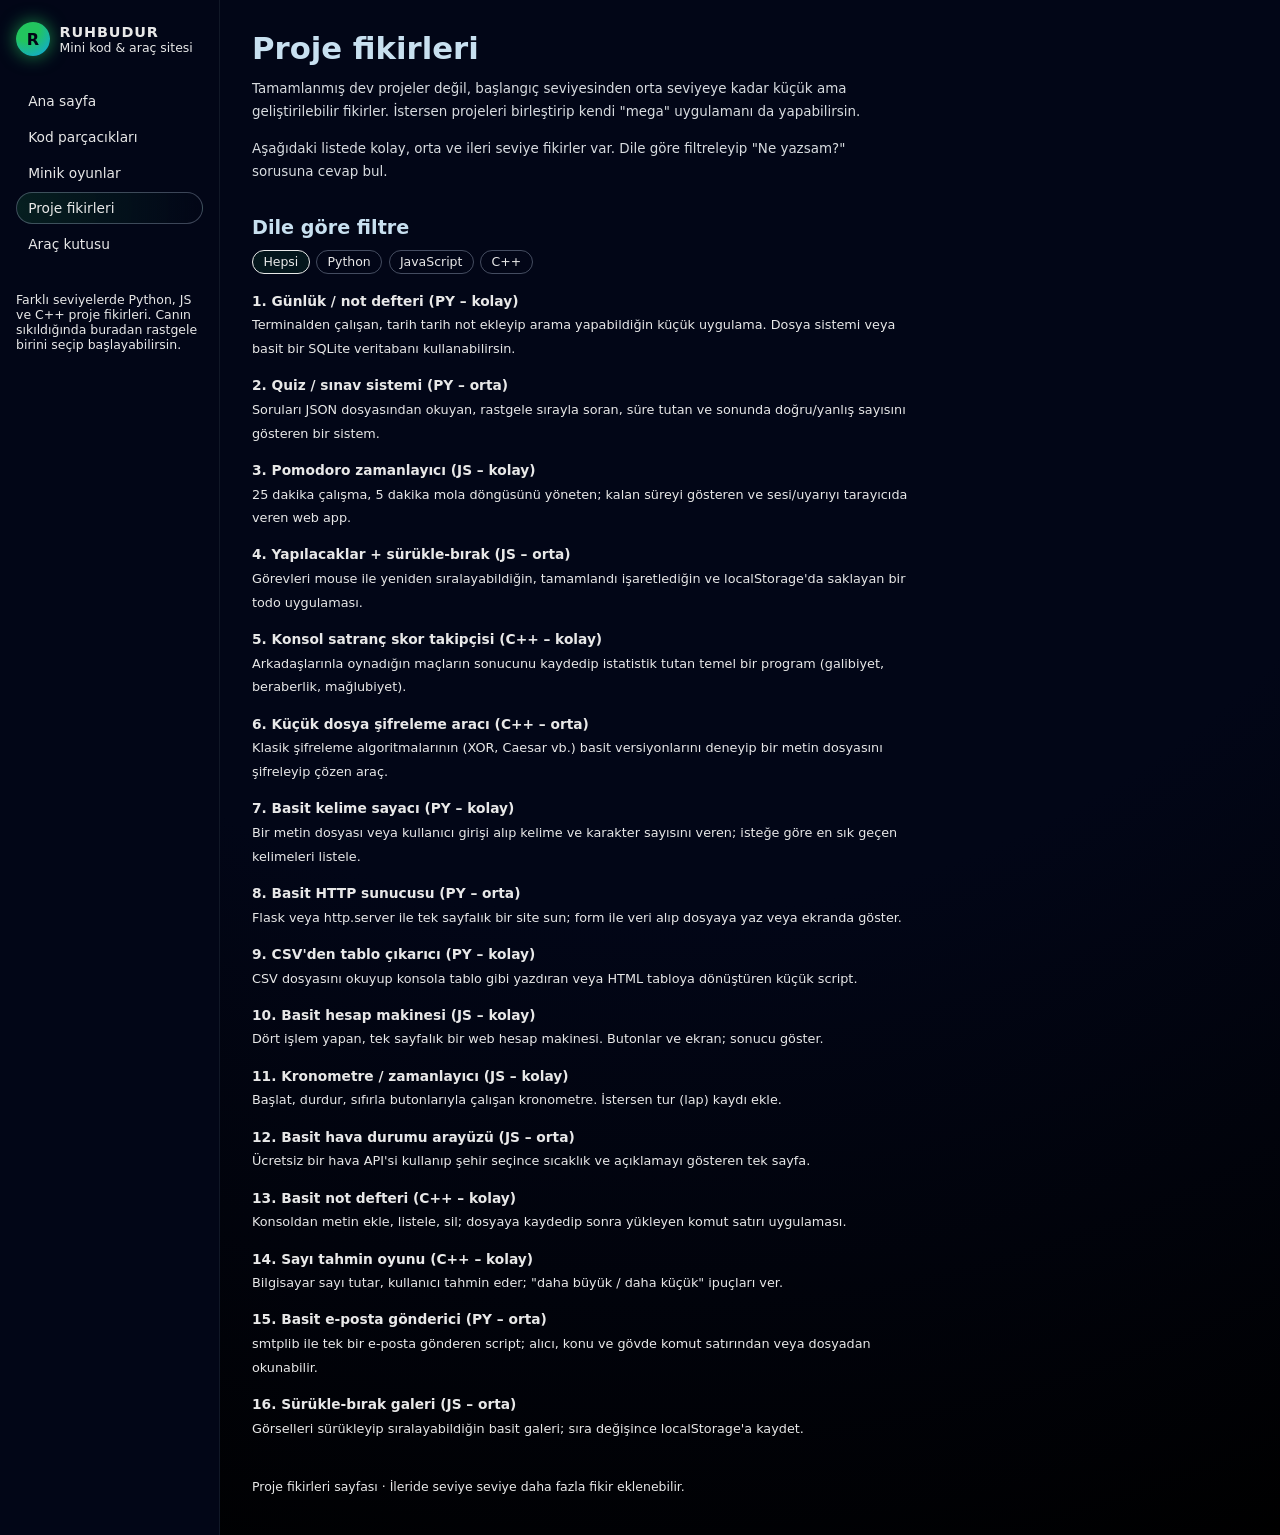
<file: proje-fikirleri.html>
<!DOCTYPE html>
<html lang="tr">
<head>
  <meta charset="UTF-8" />
  <title>Proje fikirleri · RUHBUDUR</title>
  <meta name="viewport" content="width=device-width, initial-scale=1.0" />
  <link rel="stylesheet" href="style.css" />
</head>
<body>
  <div class="layout">
    <aside class="sidebar">
      <div>
        <div class="logo-block">
          <div class="logo-circle">R</div>
          <div class="logo-text">
            <span>RUHBUDUR</span>
            <span>Mini kod & araç sitesi</span>
          </div>
        </div>
        <nav class="nav">
          <a href="index.html">Ana sayfa</a>
          <a href="kod-parcaciklari.html">Kod parçacıkları</a>
          <a href="minik-oyunlar.html">Minik oyunlar</a>
          <a href="proje-fikirleri.html" class="active">Proje fikirleri</a>
          <a href="arac-kutusu.html">Araç kutusu</a>
        </nav>
      </div>
      <div class="sidebar-footer">
        Farklı seviyelerde Python, JS ve C++ proje fikirleri.
        Canın sıkıldığında buradan rastgele birini seçip başlayabilirsin.
      </div>
    </aside>

    <main class="content">
      <section class="section">
        <h1>Proje fikirleri</h1>
        <p class="tagline">
          Tamamlanmış dev projeler değil, başlangıç seviyesinden orta seviyeye
          kadar küçük ama geliştirilebilir fikirler. İstersen projeleri birleştirip
          kendi "mega" uygulamanı da yapabilirsin.
        </p>
        <p class="tagline">
          Aşağıdaki listede kolay, orta ve ileri seviye fikirler var.
          Dile göre filtreleyip "Ne yazsam?" sorusuna cevap bul.
        </p>
      </section>

      <section class="section">
        <h2>Dile göre filtre</h2>
        <div class="pill-row">
          <div class="pill active" data-lang="all">Hepsi</div>
          <div class="pill" data-lang="py">Python</div>
          <div class="pill" data-lang="js">JavaScript</div>
          <div class="pill" data-lang="cpp">C++</div>
        </div>

        <div id="ideas-list">
          <div class="idea" data-lang="py">
            <strong>1. Günlük / not defteri (PY – kolay)</strong><br />
            <span>Terminalden çalışan, tarih tarih not ekleyip arama yapabildiğin küçük uygulama.
            Dosya sistemi veya basit bir SQLite veritabanı kullanabilirsin.</span>
          </div>
          <div class="idea" data-lang="py">
            <strong>2. Quiz / sınav sistemi (PY – orta)</strong><br />
            <span>Soruları JSON dosyasından okuyan, rastgele sırayla soran, süre tutan ve sonunda
            doğru/yanlış sayısını gösteren bir sistem.</span>
          </div>
          <div class="idea" data-lang="js">
            <strong>3. Pomodoro zamanlayıcı (JS – kolay)</strong><br />
            <span>25 dakika çalışma, 5 dakika mola döngüsünü yöneten; kalan süreyi gösteren ve
            sesi/uyarıyı tarayıcıda veren web app.</span>
          </div>
          <div class="idea" data-lang="js">
            <strong>4. Yapılacaklar + sürükle-bırak (JS – orta)</strong><br />
            <span>Görevleri mouse ile yeniden sıralayabildiğin, tamamlandı işaretlediğin ve
            localStorage'da saklayan bir todo uygulaması.</span>
          </div>
          <div class="idea" data-lang="cpp">
            <strong>5. Konsol satranç skor takipçisi (C++ – kolay)</strong><br />
            <span>Arkadaşlarınla oynadığın maçların sonucunu kaydedip istatistik tutan temel
            bir program (galibiyet, beraberlik, mağlubiyet).</span>
          </div>
          <div class="idea" data-lang="cpp">
            <strong>6. Küçük dosya şifreleme aracı (C++ – orta)</strong><br />
            <span>Klasik şifreleme algoritmalarının (XOR, Caesar vb.) basit versiyonlarını deneyip
            bir metin dosyasını şifreleyip çözen araç.</span>
          </div>
          <div class="idea" data-lang="py">
            <strong>7. Basit kelime sayacı (PY – kolay)</strong><br />
            <span>Bir metin dosyası veya kullanıcı girişi alıp kelime ve karakter sayısını veren;
            isteğe göre en sık geçen kelimeleri listele.</span>
          </div>
          <div class="idea" data-lang="py">
            <strong>8. Basit HTTP sunucusu (PY – orta)</strong><br />
            <span>Flask veya http.server ile tek sayfalık bir site sun; form ile veri alıp
            dosyaya yaz veya ekranda göster.</span>
          </div>
          <div class="idea" data-lang="py">
            <strong>9. CSV'den tablo çıkarıcı (PY – kolay)</strong><br />
            <span>CSV dosyasını okuyup konsola tablo gibi yazdıran veya HTML tabloya
            dönüştüren küçük script.</span>
          </div>
          <div class="idea" data-lang="js">
            <strong>10. Basit hesap makinesi (JS – kolay)</strong><br />
            <span>Dört işlem yapan, tek sayfalık bir web hesap makinesi. Butonlar ve
            ekran; sonucu göster.</span>
          </div>
          <div class="idea" data-lang="js">
            <strong>11. Kronometre / zamanlayıcı (JS – kolay)</strong><br />
            <span>Başlat, durdur, sıfırla butonlarıyla çalışan kronometre. İstersen
            tur (lap) kaydı ekle.</span>
          </div>
          <div class="idea" data-lang="js">
            <strong>12. Basit hava durumu arayüzü (JS – orta)</strong><br />
            <span>Ücretsiz bir hava API'si kullanıp şehir seçince sıcaklık ve açıklamayı
            gösteren tek sayfa.</span>
          </div>
          <div class="idea" data-lang="cpp">
            <strong>13. Basit not defteri (C++ – kolay)</strong><br />
            <span>Konsoldan metin ekle, listele, sil; dosyaya kaydedip sonra yükleyen
            komut satırı uygulaması.</span>
          </div>
          <div class="idea" data-lang="cpp">
            <strong>14. Sayı tahmin oyunu (C++ – kolay)</strong><br />
            <span>Bilgisayar sayı tutar, kullanıcı tahmin eder; "daha büyük / daha küçük"
            ipuçları ver.</span>
          </div>
          <div class="idea" data-lang="py">
            <strong>15. Basit e-posta gönderici (PY – orta)</strong><br />
            <span>smtplib ile tek bir e-posta gönderen script; alıcı, konu ve gövde
            komut satırından veya dosyadan okunabilir.</span>
          </div>
          <div class="idea" data-lang="js">
            <strong>16. Sürükle-bırak galeri (JS – orta)</strong><br />
            <span>Görselleri sürükleyip sıralayabildiğin basit galeri; sıra değişince
            localStorage'a kaydet.</span>
          </div>
        </div>
      </section>

      <footer>
        Proje fikirleri sayfası · İleride seviye seviye daha fazla fikir eklenebilir.
      </footer>
    </main>
  </div>
  <script src="script-common.js" type="module"></script>
  <script>
    const pills = document.querySelectorAll(".pill");
    const ideas = document.querySelectorAll(".idea");
    pills.forEach(p => {
      p.addEventListener("click", () => {
        pills.forEach(x => x.classList.remove("active"));
        p.classList.add("active");
        const lang = p.getAttribute("data-lang");
        ideas.forEach(i => {
          if (lang === "all" || i.getAttribute("data-lang") === lang) {
            i.style.display = "";
          } else {
            i.style.display = "none";
          }
        });
      });
    });
  </script>
</body>
</html>
</file>
<file: style.css>
* Genel tema */
:root {
  --bg: #020617;
  --bg-soft: #020617;
  --panel: #020617;
  --panel-soft: #020617;
  --border: #1f2937;
  --accent: #22c55e;
  --accent2: #38bdf8;
  --accent3: #eab308;
  --text: #e5e7eb;
  --muted: #9ca3af;
}

* {
  box-sizing: border-box;
  margin: 0;
  padding: 0;
}

body {
  font-family: system-ui, -apple-system, BlinkMacSystemFont, "Segoe UI", sans-serif;
  background: radial-gradient(circle at top, #020617, #020617 55%, #000 100%);
  color: var(--text);
  min-height: 100vh;
  display: flex;
}

a {
  color: inherit;
  text-decoration: none;
}

.layout {
  display: flex;
  width: 100%;
  max-width: 1320px;
  margin: 0 auto;
}

/* Sol menü */
.sidebar {
  width: 220px;
  min-height: 100vh;
  padding: 1.4rem 1rem 1.6rem;
  background: radial-gradient(circle at top left, #020617, #020617 55%, #020617);
  border-right: 1px solid #111827;
}

.logo-block {
  display: flex;
  align-items: center;
  gap: 0.6rem;
  margin-bottom: 1.8rem;
}

.logo-circle {
  width: 34px;
  height: 34px;
  border-radius: 999px;
  background: radial-gradient(circle at 30% 20%, #22c55e, #22c55e 35%, #0ea5e9);
  display: flex;
  align-items: center;
  justify-content: center;
  font-weight: 800;
  color: #020617;
  box-shadow: 0 0 18px rgba(34,197,94,.7);
}

.logo-text {
  display: flex;
  flex-direction: column;
}

.logo-text span:first-child {
  font-weight: 700;
  letter-spacing: .06em;
  font-size: .9rem;
}

.logo-text span:last-child {
  font-size: .78rem;
  color: var(--muted);
}

.nav {
  display: flex;
  flex-direction: column;
  gap: .2rem;
  margin-bottom: 2rem;
}

.nav a {
  font-size: .86rem;
  padding: .45rem .7rem;
  border-radius: 999px;
  color: var(--muted);
  border: 1px solid transparent;
}

.nav a.active {
  background: radial-gradient(circle at left, #22c55e22, #020617);
  border-color: rgba(148,163,184,.4);
  color: var(--accent2);
}

.nav a:hover {
  border-color: rgba(148,163,184,.4);
}

.sidebar-footer {
  margin-top: auto;
  font-size: .78rem;
  color: var(--muted);
}

.sidebar-footer a {
  color: var(--accent2);
}

/* İçerik alanı */
.content {
  flex: 1;
  padding: 1.8rem 2rem 2.6rem;
}

@media (max-width: 900px) {
  body { display: block; }
  .layout { display: block; }
  .sidebar {
    width: 100%;
    display: flex;
    align-items: center;
    justify-content: space-between;
    border-right: none;
    border-bottom: 1px solid #111827;
  }
  .nav {
    flex-direction: row;
    flex-wrap: wrap;
    justify-content: flex-end;
  }
  .content {
    padding: 1.4rem 1.4rem 2.6rem;
  }
}

h1 {
  font-size: clamp(1.6rem, 2.4vw, 2.1rem);
  margin-bottom: .6rem;
}

h2 {
  font-size: 1.2rem;
  margin-bottom: .5rem;
}

h3 {
  font-size: 1rem;
  margin-bottom: .4rem;
}

p {
  font-size: .9rem;
  color: var(--muted);
}

.section {
  margin-bottom: 2rem;
}

.pill-row {
  display: flex;
  flex-wrap: wrap;
  gap: .4rem;
  margin: .6rem 0 1rem;
}

.pill {
  font-size: .78rem;
  padding: .2rem .65rem;
  border-radius: 999px;
  border: 1px solid rgba(148,163,184,.45);
  color: var(--muted);
  cursor: pointer;
}

.pill.active {
  border-color: var(--accent);
  color: var(--accent);
  background: rgba(34,197,94,.08);
}

.cards {
  display: grid;
  grid-template-columns: repeat(auto-fit,minmax(220px,1fr));
  gap: 1rem;
}

.card {
  background: #020617;
  border-radius: 16px;
  padding: 1rem 1.1rem 1.2rem;
  border: 1px solid rgba(31,41,55,.9);
  box-shadow: 0 16px 36px rgba(0,0,0,.9);
}

.card p {
  font-size: .82rem;
}

.badge {
  display: inline-flex;
  align-items: center;
  padding: .2rem .55rem;
  border-radius: 999px;
  font-size: .75rem;
  border: 1px solid rgba(148,163,184,.4);
  color: var(--muted);
}

.badge.green { border-color: var(--accent); color: var(--accent); }
.badge.blue  { border-color: var(--accent2); color: var(--accent2); }
.badge.yellow{ border-color: var(--accent3); color: var(--accent3); }

pre {
  background: #020617;
  border-radius: 12px;
  padding: .8rem 1rem;
  font-size: .8rem;
  overflow-x: auto;
  border: 1px solid rgba(55,65,81,.9);
  margin-bottom: .6rem;
}

code {
  font-family: ui-monospace, SFMono-Regular, Menlo, Monaco, Consolas, "Liberation Mono", "Courier New", monospace;
}

.snippet {
  margin-bottom: 1.4rem;
}

.snippet-header {
  display:flex;
  justify-content:space-between;
  align-items:center;
  margin-bottom:.3rem;
  font-size:.85rem;
}

.snippet-header small {
  color: var(--muted);
}

.btn-copy {
  font-size:.74rem;
  padding:.25rem .6rem;
  border-radius:999px;
  border:1px solid rgba(148,163,184,.5);
  background:transparent;
  color:var(--muted);
  cursor:pointer;
}

.btn-copy:hover {
  border-color:var(--accent2);
  color:var(--accent2);
}

.tool-grid {
  display:grid;
  grid-template-columns: repeat(auto-fit,minmax(230px,1fr));
  gap:1rem;
}

.tool-card {
  background:#020617;
  border-radius:14px;
  padding:.9rem 1rem 1.1rem;
  border:1px solid rgba(55,65,81,.9);
  font-size:.85rem;
}

.tool-card h3 {
  margin-bottom:.35rem;
}

.tool-card label {
  display:block;
  margin-top:.35rem;
  margin-bottom:.15rem;
}

.tool-card input,
.tool-card select {
  width:100%;
  background:#020617;
  color:var(--text);
  border-radius:8px;
  border:1px solid rgba(75,85,99,.9);
  padding:.3rem .4rem;
  font-size:.82rem;
  margin-bottom:.3rem;
}

.btn-small {
  margin-top:.1rem;
  padding:.35rem .75rem;
  border-radius:999px;
  border:none;
  background:linear-gradient(135deg,var(--accent),var(--accent2));
  color:#020617;
  font-size:.78rem;
  cursor:pointer;
}

.tool-output {
  margin-top:.35rem;
  font-size:.86rem;
  color:var(--accent);
  min-height:1.1rem;
  word-break:break-word;
}

.idea {
  margin-bottom:.55rem;
  font-size:.86rem;
}

.idea span {
  font-size:.8rem;
  color:var(--muted);
}

.tagline {
  font-size:.84rem;
  color:var(--muted);
  margin-bottom:1rem;
}

.mt-small { margin-top:.6rem; }

footer {
  margin-top:2.4rem;
  font-size:.78rem;
  color:var(--muted);
}

/* ========== YAZI RENKLERİ – Koyu arka plan için açık metin ========== */

body,
p, span, label, li,
.sidebar a, nav a, a {
  color: #e8e8e8 !important;
}

h1, h2, h3, h4, h5, h6,
.baslik, .title {
  color: #b8e0ff !important;
}

input, select, textarea, button {
  color: #e8e8e8 !important;
  background-color: #2a2a3a !important;
  border-color: #555 !important;
}

input::placeholder,
textarea::placeholder {
  color: #999 !important;
}

.sidebar, .nav, aside {
  color: #e8e8e8 !important;
}

.sidebar a:hover, nav a:hover {
  color: #7dd3fc !important;
}

.content {
  max-width: 720px;
}

.content p,
.content .tagline,
.content li,
.content .idea,
.content .snippet-header small {
  line-height: 1.72;
  margin-bottom: 0.85rem;
}

.content p:last-child,
.content li:last-child {
  margin-bottom: 0;
}

.content ul {
  padding-left: 1.35rem;
}

.content li {
  margin-bottom: 0.35rem;
}

.content h1 {
  line-height: 1.3;
  margin-bottom: 0.5rem;
}

.content h2 {
  line-height: 1.35;
  margin-bottom: 0.5rem;
  margin-top: 1.5rem;
}

.content h2:first-of-type {
  margin-top: 0;
}

.content p,
.content .tagline,
.content li {
  color: #d8dce0 !important;
}

.content h1,
.content h2,
.content h3 {
  color: #c8e0f0 !important;
}

.content pre {
  line-height: 1.5;
}
</file>
